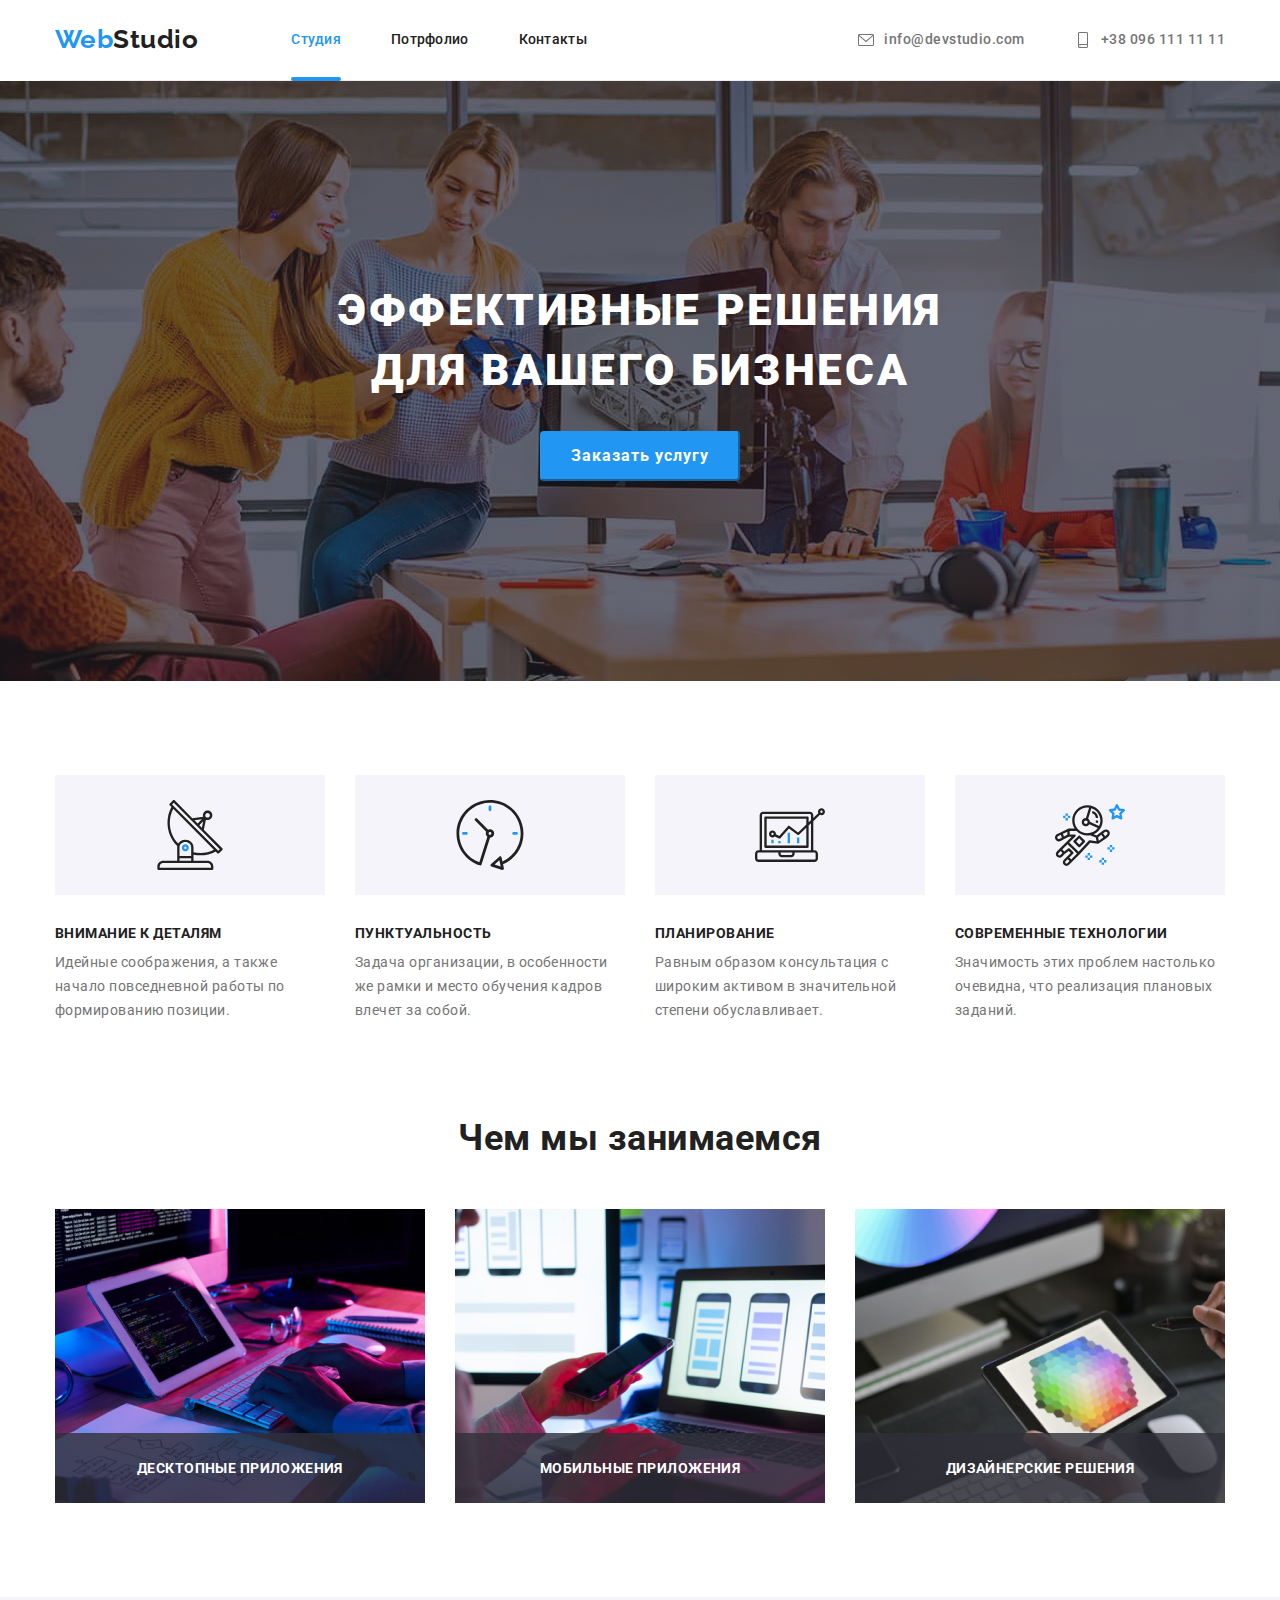
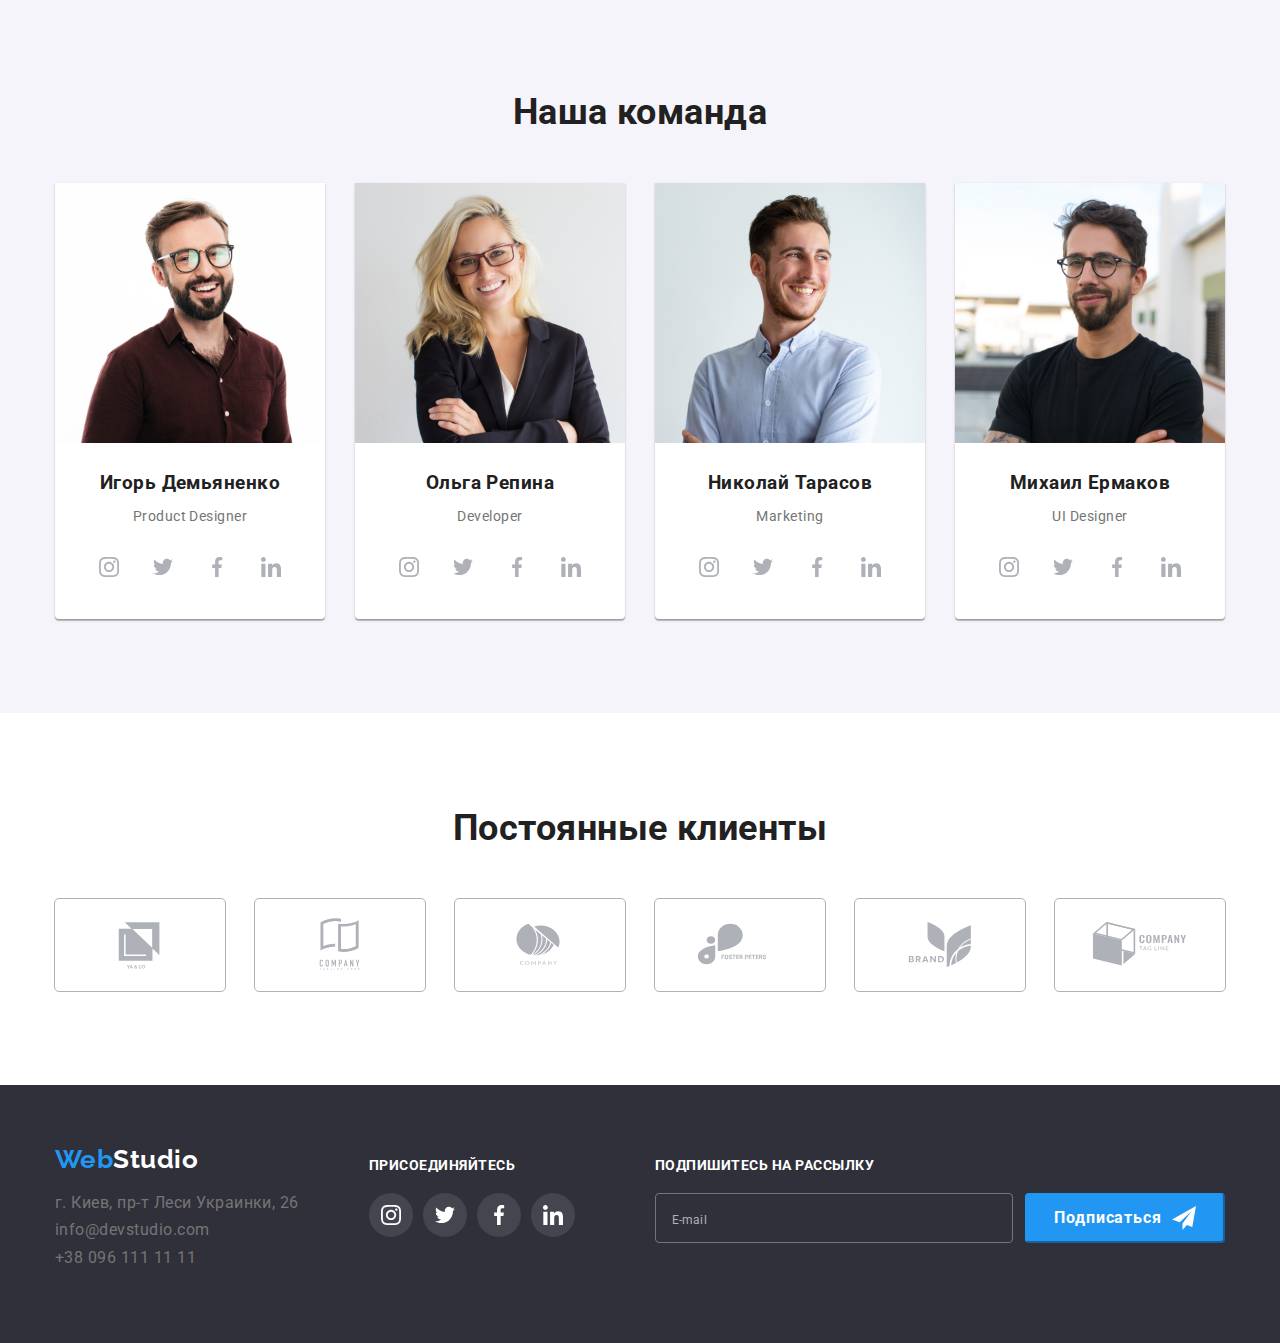
<file: index.html>
<!DOCTYPE html>
<html lang="ru">

<head>
    <meta charset="UTF-8">
    <meta http-equiv="X-UA-Compatible" content="IE=edge">
    <meta name="viewport" content="width=device-width, initial-scale=1.0">
    <link rel="stylesheet"
        href="https://cdnjs.cloudflare.com/ajax/libs/modern-normalize/1.0.0/modern-normalize.min.css" />
    <link rel="stylesheet" href="./css/main.min.css" /
    <link rel="preconnect" href="https://fonts.googleapis.com">
    <link rel="preconnect" href="https://fonts.gstatic.com" crossorigin>
    <link
        href="https://fonts.googleapis.com/css2?family=Raleway:wght@700&family=Roboto:wght@400;500;700;900&display=swap"
        rel="stylesheet">
    <title>WebStudio</title>
</head>

<body>
    <!--Header-->
    <header class="header">
        <div class="header__container">
            <nav class="nav">
                <!--Company Logo-->
                <a href="./index.html" class="logo header__logo"><span class="logo__part">Web</span>Studio</a>

                <!--Menu-->
                <ul class="nav__list">
                    <li class="nav__item"><a href="./index.html" class="nav__link nav__link--current current">Студия</a>
                    </li>
                    <li class="nav__item"><a href="./portfolio.html" class="nav__link">Потрфолио</a></li>
                    <li class="nav__item"><a href="#" class="nav__link">Контакты</a></li>
                </ul>
            </nav>

            <!--Contacts-->
            <ul class="contacts__list">
                <li class="contacts__item email"><a href="mailto:info@devstudio.com" class="contacts__link">
                        <svg class="contacts__icon">
                            <use href="./images/icons.svg#icon-envelope"></use>
                        </svg>info@devstudio.com</a></li>
                <li class="contacts__item tel"><a href="tel:+380961111111" class="contacts__link">
                        <svg class="contacts__icon">
                            <use href="./images/icons.svg#icon-smartphone"></use>
                        </svg>+38 096 111 11 11</a></li>
            </ul>
        </div>
    </header>

    <!--Main content-->
    <main>
        <!--Hero-->
        <section class="hero">
            <h1 class="hero__title">ЭФФЕКТИВНЫЕ РЕШЕНИЯ <br> ДЛЯ ВАШЕГО БИЗНЕСА</h1>
            <button type="button" class="hero__button--primary button--primary" data-modal-open>Заказать услугу</button>
        </section>

        <!--Specifics-->
        <section class="specifics">
            <div class="specifics__container">
                <h2 class="specifics__title">Преимущества</h2>
                <ul class="specifics__list">
                    <li class="specifics__item">
                        <div class="specifics__iconbox">
                            <svg class="icon specifics__icon" width="70" height="70">
                                <use href="./images/icons.svg#icon-antenna1"></use>
                            </svg>
                        </div>
                        <h3>Внимание к деталям</h3>
                        <p>Идейные соображения, а также начало повседневной работы по формированию позиции.</p>
                    </li>
                    <li class="specifics__item">
                        <div class="specifics__iconbox">
                            <svg class="specifics__icon" width="70" height="70">
                                <use href="./images/icons.svg#icon-clock1"></use>
                            </svg>
                        </div>
                        <h3>Пунктуальность</h3>
                        <p>Задача организации, в особенности же рамки и место обучения кадров влечет за собой.</p>
                    </li>
                    <li class="specifics__item">
                        <div class="specifics__iconbox">
                            <svg class="specifics__icon" width="70" height="70">
                                <use href="./images/icons.svg#icon-diagram1"></use>
                            </svg>
                        </div>
                        <h3>Планирование</h3>
                        <p>Равным образом консультация с широким активом в значительной степени обуславливает.</p>
                    </li>
                    <li class="specifics__item">
                        <div class="specifics__iconbox">
                            <svg class="specifics__icon" width="70" height="70">
                                <use href="./images/icons.svg#icon-astronaut1"></use>
                            </svg>
                        </div>
                        <h3>Современные технологии</h3>
                        <p>Значимость этих проблем настолько очевидна, что реализация плановых заданий.</p>
                    </li>
                </ul>
            </div>
        </section>

        <!--What we do / Work-->
        <section class="work">
            <div class="work__container">
                <h2 class="work__title">Чем мы занимаемся</h2>
                <ul class="work__list">
                    <li class="work__item">
                        <img src="./images/img11.jpg" alt="мобильное приложение" width="370" />
                        <div class="work__overlay">
                            <h3>Десктопные приложения</h3>
                        </div>
                    </li>
                    <li class="work__item">
                        <img src="./images/img12.jpg" alt="мобильное приложение" width="370" />
                        <div class="work__overlay">
                            <h3>Мобильные приложения</h3>
                        </div>
                    </li>
                    <li class="work__item">
                        <img src="./images/img13.jpg" alt="мобильное приложение" width="370" />
                        <div class="work__overlay">
                            <h3>Дизайнерские решения</h3>
                        </div>
                    </li>
                </ul>
            </div>
        </section>

        <!--Our team-->
        <section class="team">
            <div class="team__container">
                <h2 class="team__title">Наша команда</h2>
                <ul class="team__list">
                    <li class="team__item">
                        <img src="./images/img21.jpg" alt="фото мужчины" width="270" />
                        <div class="team__text">
                            <h3>Игорь Демьяненко</h3>
                            <p>Product Designer</p>
                            <ul class="team-sm sm">
                                <li class="team-sm__item sm__item">
                                    <a href="" class="team-sm__link sm__link">
                                        <svg class="team-sm__icon sm__icon" width="20" height="20">
                                            <use href="./images/icons.svg#icon-instagram"></use>
                                        </svg>
                                    </a>
                                </li>
                                <li class="team-sm__item sm__item">
                                    <a href="" class="team-sm__link sm__link">
                                        <svg class="team-sm__icon sm__icon" width="20" height="20">
                                            <use href="./images/icons.svg#icon-twitter"></use>
                                        </svg>
                                    </a>
                                </li>
                                <li class="team-sm__item sm__item">
                                    <a href="" class="team-sm__link sm__link">
                                        <svg class="team-sm__icon sm__icon" width="20" height="20">
                                            <use href="./images/icons.svg#icon-facebook"></use>
                                        </svg>
                                    </a>
                                </li>
                                <li class="team-sm__item sm__item">
                                    <a href="" class="team-sm__link sm__link">
                                        <svg class="team-sm__icon sm__icon" width="20" height="20">
                                            <use href="./images/icons.svg#icon-linkedin"></use>
                                        </svg>
                                    </a>
                                </li>
                            </ul>

                        </div>
                    </li>
                    <li class="team__item">
                        <img src="./images/img22.jpg" alt="фото женщины" width="270" />
                        <div class="text">
                            <h3>Ольга Репина</h3>
                            <p>Developer</p>
                            <ul class="team-sm sm">
                                <li class="team-sm__item sm__item">
                                    <a href="" class="team-sm__link sm__link">
                                        <svg class="team-sm__icon sm__icon" width="20" height="20">
                                            <use href="./images/icons.svg#icon-instagram"></use>
                                        </svg>
                                    </a>
                                </li>
                                <li class="team-sm__item sm__item">
                                    <a href="" class="team-sm__link sm__link">
                                        <svg class="team-sm__icon sm__icon" width="20" height="20">
                                            <use href="./images/icons.svg#icon-twitter"></use>
                                        </svg>
                                    </a>
                                </li>
                                <li class="team-sm__item sm__item">
                                    <a href="" class="team-sm__link sm__link">
                                        <svg class="team-sm__icon sm__icon" width="20" height="20">
                                            <use href="./images/icons.svg#icon-facebook"></use>
                                        </svg>
                                    </a>
                                </li>
                                <li class="team-sm__item sm__item">
                                    <a href="" class="team-sm__link sm__link">
                                        <svg class="team-sm__icon sm__icon" width="20" height="20">
                                            <use href="./images/icons.svg#icon-linkedin"></use>
                                        </svg>
                                    </a>
                                </li>
                            </ul>
                        </div>
                    </li>
                    <li class="team__item">
                        <img src="./images/img23.jpg" alt="фото мужчины" width="270" />
                        <div class="text">
                            <h3>Николай Тарасов</h3>
                            <p>Marketing</p>
                            <ul class="team-sm sm">
                                <li class="team-sm__item sm__item">
                                    <a href="" class="team-sm__link sm__link">
                                        <svg class="team-sm__icon sm__icon" width="20" height="20">
                                            <use href="./images/icons.svg#icon-instagram"></use>
                                        </svg>
                                    </a>
                                </li>
                                <li class="team-sm__item sm__item">
                                    <a href="" class="team-sm__link sm__link link">
                                        <svg class="team-sm__icon sm__icon" width="20" height="20">
                                            <use href="./images/icons.svg#icon-twitter"></use>
                                        </svg>
                                    </a>
                                </li>
                                <li class="team-sm__item sm__item">
                                    <a href="" class="team-sm__link sm__link">
                                        <svg class="team-sm__icon sm__icon" width="20" height="20">
                                            <use href="./images/icons.svg#icon-facebook"></use>
                                        </svg>
                                    </a>
                                </li>
                                <li class="team-sm__item sm__item">
                                    <a href="" class="team-sm__link sm__link">
                                        <svg class="team-sm__icon sm__icon" width="20" height="20">
                                            <use href="./images/icons.svg#icon-linkedin"></use>
                                        </svg>
                                    </a>
                                </li>
                            </ul>
                        </div>
                    </li>
                    <li class="team__item">
                        <img src="./images/img24.jpg" alt="фото мужчины" width="270" />
                        <div class="text">
                            <h3>Михаил Ермаков</h3>
                            <p>UI Designer</p>
                            <ul class="team-sm sm">
                                <li class="team-sm__item sm__item">
                                    <a href="" class="team-sm__link sm__link">
                                        <svg class="team-sm__icon sm__icon" width="20" height="20">
                                            <use href="./images/icons.svg#icon-instagram"></use>
                                        </svg>
                                    </a>
                                </li>
                                <li class="team-sm__item sm__item">
                                    <a href="" class="team-sm__link sm__link">
                                        <svg class="team-sm__icon sm__icon" width="20" height="20">
                                            <use href="./images/icons.svg#icon-twitter"></use>
                                        </svg>
                                    </a>
                                </li>
                                <li class="team-sm__item sm__item">
                                    <a href="" class="team-sm__link sm__link">
                                        <svg class="team-sm__icon sm__icon" width="20" height="20">
                                            <use href="./images/icons.svg#icon-facebook"></use>
                                        </svg>
                                    </a>
                                </li>
                                <li class="team-sm__item sm__item">
                                    <a href="" class="team-sm__link sm__link">
                                        <svg class="team-sm__icon sm__icon" width="20" height="20">
                                            <use href="./images/icons.svg#icon-linkedin"></use>
                                        </svg>
                                    </a>
                                </li>
                            </ul>
                        </div>
                    </li>
                </ul>
            </div>
        </section>

        <!--Постоянные клиенты-->
        <section class="clients">
            <div class="clients__container">
                <h2 class="clients__title">Постоянные клиенты</h2>
                <ul class="clients__list">
                    <li class="clients__item">
                        <a href="" class="clients__link">
                            <svg class="clients__icon" width="106" height="60">
                                <use href="./images/icons.svg#icon-logo-cl1"></use>
                            </svg>
                        </a>
                    </li>
                    <li class="clients__item">
                        <a href="" class="clients__link">
                            <svg class="clients__icon" width="106" height="60">
                                <use href="./images/icons.svg#icon-logo-cl2"></use>
                            </svg></a>
                    </li>
                    <li class="clients__item">
                        <a href="" class="clients__link">
                            <svg class="clients__icon" width="106" height="60">
                                <use href="./images/icons.svg#icon-logo-cl3"></use>
                            </svg>
                        </a>
                    </li>
                    <li class="clients__item">
                        <a href="" class="clients__link">
                            <svg class="clients__icon" width="106" height="60">
                                <use href="./images/icons.svg#icon-logo-cl4"></use>
                            </svg>
                        </a>
                    </li>
                    <li class="clients__item">
                        <a href="" class="clients__link">
                            <svg class="clients__icon" width="106" height="60">
                                <use href="./images/icons.svg#icon-logo-cl5"></use>
                            </svg>
                        </a>
                    </li>
                    <li class="clients__item">
                        <a href="" class="clients__link">
                            <svg class="clients__icon" width="106" height="60">
                                <use href="./images/icons.svg#icon-logo-cl6"></use>
                            </svg>
                        </a>
                    </li>
                </ul>
            </div>
        </section>
    </main>

    <!--Footer-->
    <footer class="footer">
        <div class="footer__container">
            <!--Company logo-->
            <div class="contacts-ft">
                <a href="./index.html" class="footer__logo"><span class="logo__part">Web</span>Studio</a>

                <!--Contacts-->
                <address class="address">
                    <ul class="address__list">
                        <li class="address__item "><a href="" class="address__link">г. Киев, пр-т Леси Украинки, 26</a>
                        </li>
                        <li class="address__item"><a href="mailto:info@devstudio.com"
                                class="address__link">info@devstudio.com</a></li>
                        <li class="address__item"><a href="tel:+380961111111" class="address__link">+38 096 111 11
                                11</a></li>
                    </ul>
                </address>
            </div>

            <!--Social media-->
            <div class="footer-sm">
                <h3> ПРИСОЕДИНЯЙТЕСЬ</h3>
                <ul class="sm">
                    <li class="footer-sm__item sm__item">
                        <a href="" class="footer-sm__link sm__link">
                            <svg class="footer-sm__icon sm__icon" width="20" height="20">
                                <use href="./images/icons.svg#icon-instagram"></use>
                            </svg>
                        </a>
                    </li>
                    <li class="footer-sm__item sm__item">
                        <a href="" class="footer-sm__link sm__link">
                            <svg class="footer-sm__icon sm__icon" width="20" height="20">
                                <use href="./images/icons.svg#icon-twitter"></use>
                            </svg>
                        </a>
                    </li>
                    <li class="footer-sm__item sm__item">
                        <a href="" class="footer-sm__link sm__link">
                            <svg class="footer-sm__icon sm__icon" width="20" height="20">
                                <use href="./images/icons.svg#icon-facebook"></use>
                            </svg>
                        </a>
                    </li>
                    <li class="footer-sm__item sm__item">
                        <a href="" class="footer-sm__link sm__link">
                            <svg class="footer-sm__icon sm__icon" width="20" height="20">
                                <use href="./images/icons.svg#icon-linkedin"></use>
                            </svg>
                        </a>
                    </li>
                </ul>
            </div>

            <div class="subscribe">
                <h3>ПОДПИШИТЕСЬ НА РАССЫЛКУ</h3>
                <form action="modal-form">
                    <div class="subscribe__input-wrap input-wrap">
                        <label for="user-email" class="modal-label"></label>
                        <input type="email" class="modal__input" name="user-email" id="user-email" placeholder="E-mail">
                        <button type="subbmit" class="button--primary">Подписаться
                            <svg class="subscribe__icon" width="24" height="24">
                                <use href="./images/icons.svg#icon-send"></use>
                            </svg>
                        </button>
                    </div>
                </form>
            </div>
        </div>

    </footer>

    <!-- Modal window -->
    <div class="backdrop is-hidden" data-modal>
        <div class="modal">
            <button type="button" class="button--close" data-modal-close>
                <svg class="icon" width="18" height="18">
                    <use href="./images/icons.svg#icon-close"></use>
                </svg>
            </button>
            <p class="modal__title">Оставьте свои данные, мы вам перезвоним</p>
            <form class="modal__form">
                <div class="modal__field">
                    <label for="user-name" class="modal__label">Имя</label>
                    <div class="input-wrap">
                        <input type="text" class="modal__input" name="user-name" id="user-name">
                        <svg class="modal__icon" width="18" height="18">
                            <use href="./images/icons.svg#icon-person-black"></use>
                        </svg>
                    </div>
                </div>
                <div class="modal__field">
                    <label for="user-tel" class="modal__label">Телефон</label>
                    <div class="input-wrap">
                        <input type="tel" class="modal__input" name="user-tel" id="user-tel">
                        <svg class="modal__icon" width="18" height="18">
                            <use href="./images/icons.svg#icon-phone-black"></use>
                        </svg>
                    </div>
                </div>
                <div class="modal__field">
                    <label for="user-email" class="modal__label">Почта</label>
                    <div class="input-wrap">
                        <input type="email" class="modal__input" name="user-email" id="user-email">
                        <svg class="modal__icon" width="18" height="18">
                            <use href="./images/icons.svg#icon-email-black"></use>
                        </svg>
                    </div>
                </div>
                <div class="modal__field">
                    <label for="user-comment" class="modal__label">Комментарий</label>
                    <br>
                    <textarea name="user-comment" id="user-comment" class="modal__comment"
                        placeholder="Введите текст"></textarea>
                </div>

                <div class="modal__field-check">
                    <input type="checkbox" name="user-agreement" id="user-agreement" value="user-agreement"
                        class="modal__check" />
                    <label for="user-agreement" class="check-text">Соглашаюсь с рассылкой и принимаю <a href=""
                            class="check-test__link">Условия договора</a></label>
                </div>

                <button type="submit" class="button--primary">Отправить</button>
            </form>
        </div>
    </div>

    <script src="./js/modal.js"></script>

</body>

</html>
</file>
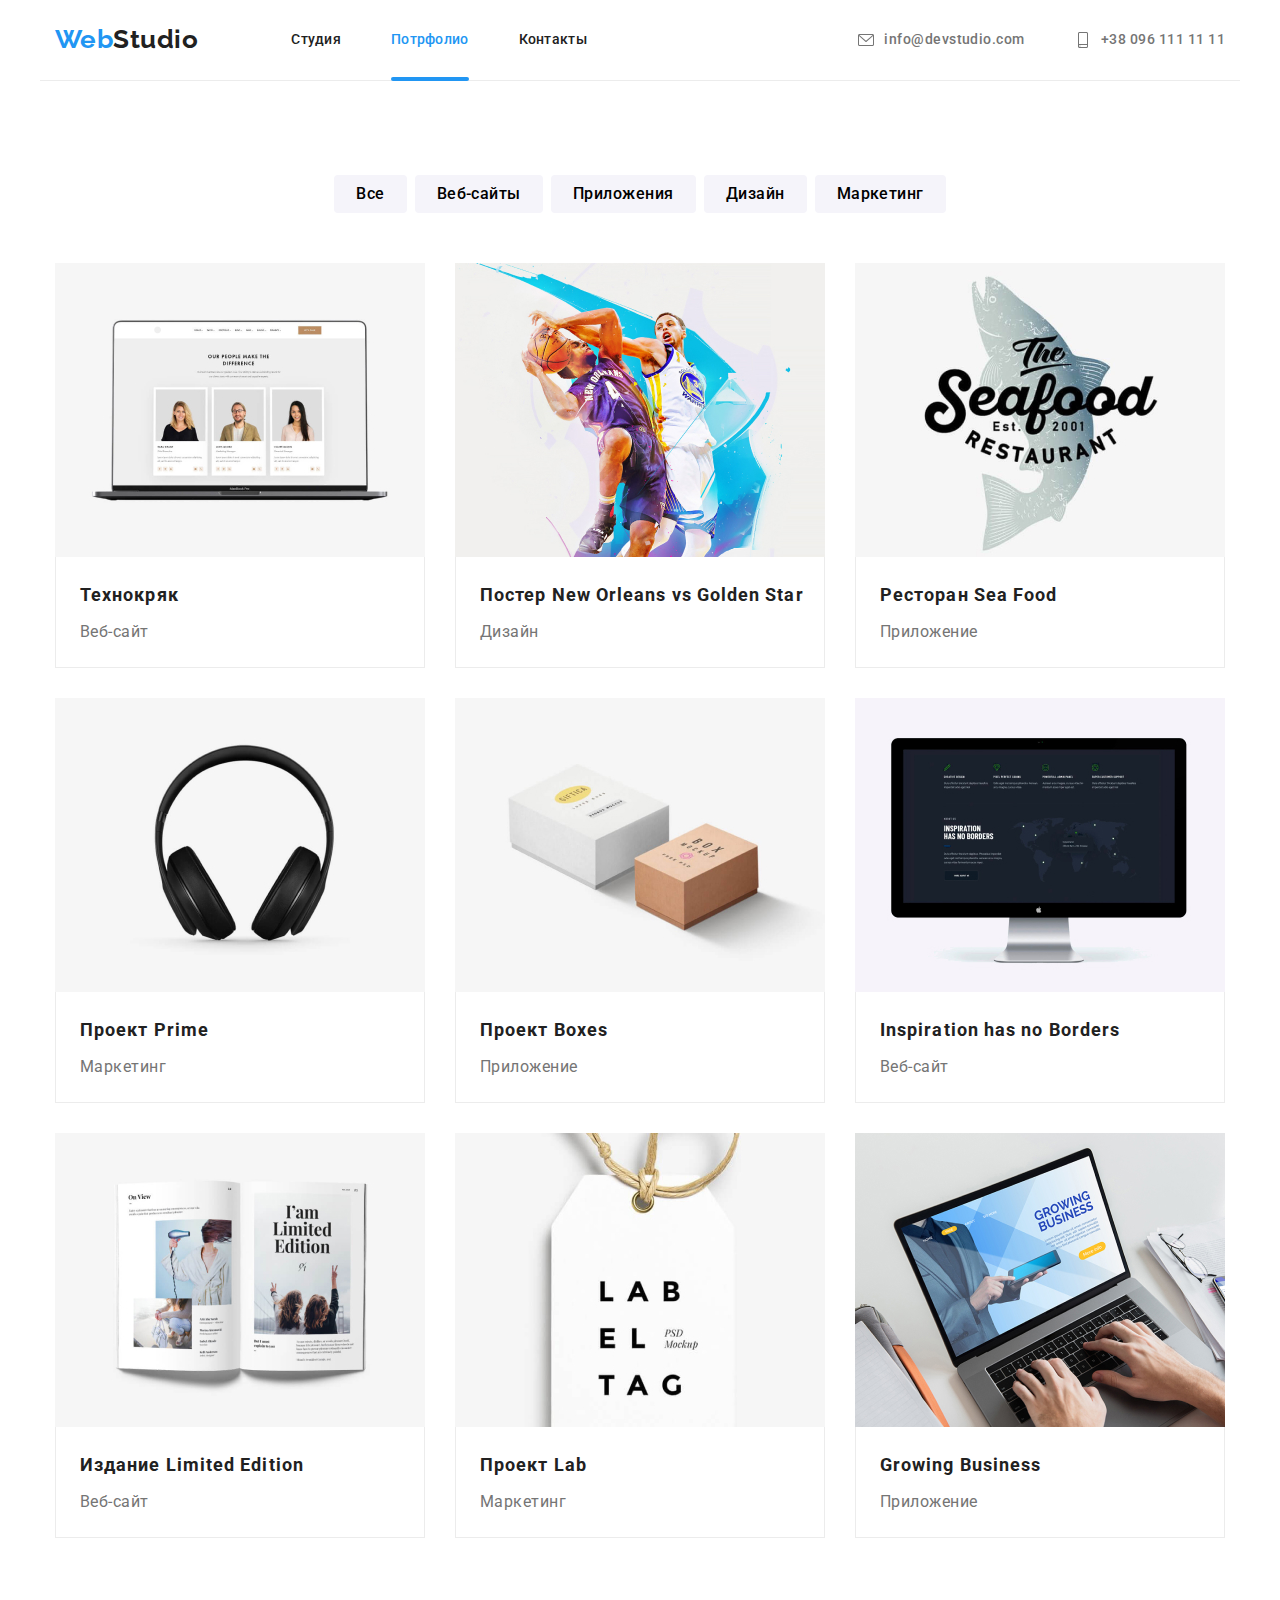
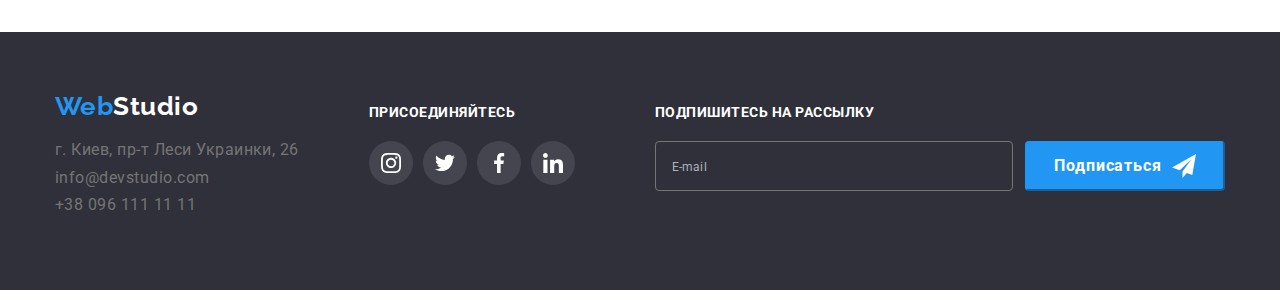
<file: portfolio.html>
<!DOCTYPE html>
<html lang="ru">

<head>
    <meta charset="UTF-8">
    <meta http-equiv="X-UA-Compatible" content="IE=edge">
    <meta name="viewport" content="width=device-width, initial-scale=1.0">
    <link rel="stylesheet"
        href="https://cdnjs.cloudflare.com/ajax/libs/modern-normalize/1.0.0/modern-normalize.min.css" />
    <link rel="stylesheet" href="./css/main.min.css" /
    <link rel="preconnect" href="https://fonts.googleapis.com">
    <link rel="preconnect" href="https://fonts.gstatic.com" crossorigin>
    <link
        href="https://fonts.googleapis.com/css2?family=Raleway:wght@700&family=Roboto:wght@400;500;700;900&display=swap"
        rel="stylesheet">
    <title>WebStudio</title>
</head>

<body>
    <!--Header-->
    <header class="header">
        <div class="header__container">
            <nav class="nav">
                <!--Company Logo-->
                <a href="./index.html" class="header__logo"><span class="logo__part">Web</span>Studio</a>

                <!--Menu-->
                <ul class="nav__list">
                    <li class="nav__item"><a href="./index.html" class="nav__link">Студия</a>
                    </li>
                    <li class="nav__item"><a href="./portfolio.html" class="nav__link nav__link--current">Потрфолио</a>
                    </li>
                    <li class="nav__item"><a href="#" class="nav__link">Контакты</a></li>
                </ul>
            </nav>

            <!--Contacts-->
            <ul class="contacts__list">
                <li class="contacts__item email"><a href="mailto:info@devstudio.com" class="contacts__link">
                        <svg class="contacts__icon">
                            <use href="./images/icons.svg#icon-envelope"></use>
                        </svg>info@devstudio.com</a></li>
                <li class="contacts__item tel"><a href="tel:+380961111111" class="contacts__link">
                        <svg class="contacts__icon">
                            <use href="./images/icons.svg#icon-smartphone"></use>
                        </svg>+38 096 111 11 11</a></li>
            </ul>
        </div>
    </header>

    <main>
        <!--Портфолио-->
        <section class="portfolio">
            <div class="portfolio__container">
                <!--Фильтр-->
                <ul class="filter__list">
                    <li class="filter__item item"><button type="button" class="button--secondary">Все</button></li>
                    <li class="filter__item item"><button type="button" class="button--secondary">Веб-сайты</button>
                    </li>
                    <li class="filter__item item"><button type="button" class="button--secondary">Приложения</button>
                    </li>
                    <li class="filter__item item"><button type="button" class="button--secondary">Дизайн</button></li>
                    <li class="filter__item item"><button type="button" class="button--secondary">Маркетинг</button>
                    </li>
                </ul>

                <ul class="portfolio__list">
                    <li class="portfolio__item">
                        <a href="" class="portfolio__link">
                            <div class="portfolio__thumb">
                                <img src="./images/imgprtf1.jpg" alt="открытый ноутбук с карточками команды"
                                    width="370">
                                <div class="portfolio__overlay">
                                    <p>Ресурс предлагает комплексные предложения с разным уровнем функционала и
                                        сервисов. Все это позволит посетителю
                                        получить
                                        исчерпывающие сведения о компании или частном лице.</p>
                                </div>
                            </div>

                            <div class="portfolio__text">
                                <h3>Технокряк</h3>
                                <p>Веб-сайт</p>
                            </div>
                        </a>

                    </li>
                    <li class="portfolio__item">
                        <a href="" class="portfolio__link">
                            <div class="portfolio__thumb">
                                <img src="./images/imgprtf2.jpg" alt="два баскетболиста с мячом" width="370">
                                <div class="portfolio__overlay">
                                    <p>Ресурс предлагает комплексные предложения с разным уровнем функционала и
                                        сервисов. Все это позволит посетителю
                                        получить
                                        исчерпывающие сведения о компании или частном лице.</p>
                                </div>
                            </div>
                            <div class="portfolio__text">
                                <h3>Постер New Orleans vs Golden Star</h3>
                                <p>Дизайн</p>
                            </div>
                        </a>
                    </li>
                    <li class="portfolio__item">
                        <a href="" class="portfolio__link">
                            <div class="portfolio__thumb">
                                <img src="./images/imgprtf3.jpg" alt="лого ресторана Seafood" width="370">
                                <div class="portfolio__overlay">
                                    <p>Ресурс предлагает комплексные предложения с разным уровнем функционала и
                                        сервисов. Все это позволит посетителю
                                        получить
                                        исчерпывающие сведения о компании или частном лице.</p>
                                </div>
                            </div>
                            <div class="portfolio__text">
                                <h3>Ресторан Sea Food</h3>
                                <p>Приложение</p>
                            </div>
                        </a>
                    </li>
                    <li class="portfolio__item">
                        <a href="" class="portfolio__link">
                            <div class="portfolio__thumb">
                                <img src="./images/imgprtf4.jpg" alt="наушники" width="370">
                                <div class="portfolio__overlay">
                                    <p>Ресурс предлагает комплексные предложения с разным уровнем функционала и
                                        сервисов. Все это позволит посетителю
                                        получить
                                        исчерпывающие сведения о компании или частном лице.</p>
                                </div>
                            </div>
                            <div class="portfolio__text">
                                <h3>Проект Prime</h3>
                                <p>Маркетинг</p>
                            </div>
                        </a>
                    </li>
                    <li class="portfolio__item">
                        <a href="" class="portfolio__link">
                            <div class="portfolio__thumb">
                                <img src="./images/imgprtf5.jpg" alt="коробки" width="370">
                                <div class="portfolio__overlay">
                                    <p>Ресурс предлагает комплексные предложения с разным уровнем функционала и
                                        сервисов. Все это позволит посетителю
                                        получить
                                        исчерпывающие сведения о компании или частном лице.</p>
                                </div>
                            </div>
                            <div class="portfolio__text">
                                <h3>Проект Boxes</h3>
                                <p>Приложение</p>
                            </div>
                        </a>
                    </li>
                    <li class="portfolio__item">
                        <a href="" class="portfolio__link">
                            <div class="portfolio__thumb">
                                <img src="./images/imgprtf6.jpg" alt="монитор" width="370">
                                <div class="portfolio__overlay">
                                    <p>Ресурс предлагает комплексные предложения с разным уровнем функционала и
                                        сервисов. Все это позволит посетителю
                                        получить
                                        исчерпывающие сведения о компании или частном лице.</p>
                                </div>
                            </div>
                            <div class="portfolio__text">
                                <h3>Inspiration has no Borders</h3>
                                <p>Веб-сайт</p>
                            </div>
                        </a>
                    </li>
                    <li class="portfolio__item">
                        <a href="" class="portfolio__link">
                            <div class="portfolio__thumb">
                                <img src="./images/imgprtf7.jpg" alt="открытый журнал" width="370">
                                <div class="portfolio__overlay">
                                    <p>Ресурс предлагает комплексные предложения с разным уровнем функционала и
                                        сервисов. Все это позволит посетителю
                                        получить
                                        исчерпывающие сведения о компании или частном лице.</p>
                                </div>
                            </div>
                            <div class="portfolio__text">
                                <h3>Издание Limited Edition</h3>
                                <p>Веб-сайт</p>
                            </div>
                        </a>
                    </li>
                    <li class="portfolio__item">
                        <a href="" class="portfolio__link">
                            <div class="portfolio__thumb">
                                <img src="./images/imgprtf8.jpg" alt="этикетка" width="370">
                                <div class="portfolio__overlay">
                                    <p>Ресурс предлагает комплексные предложения с разным уровнем функционала и
                                        сервисов. Все это позволит посетителю
                                        получить
                                        исчерпывающие сведения о компании или частном лице.</p>
                                </div>
                            </div>
                            <div class="portfolio__text">
                                <h3>Проект Lab</h3>
                                <p>Маркетинг</p>
                            </div>
                        </a>
                    </li>
                    <li class="portfolio__item">
                        <a href="" class="portfolio__link">
                            <div class="portfolio__thumb">
                                <img src="./images/imgprtf9.jpg" alt="ноутбук">
                                <div class="portfolio__overlay">
                                    <p>Ресурс предлагает комплексные предложения с разным уровнем функционала и
                                        сервисов. Все это позволит посетителю
                                        получить
                                        исчерпывающие сведения о компании или частном лице.</p>
                                </div>
                            </div>
                            <div class="portfolio__text">
                                <h3>Growing Business</h3>
                                <p>Приложение</p>
                            </div>
                        </a>
                    </li>
                </ul>
            </div>
        </section>
    </main>

    <!--Footer-->
    <footer class="footer">
        <div class="footer__container">
            <!--Company logo-->
            <div class="contacts-ft">
                <a href="./index.html" class="footer__logo"><span class="logo__part">Web</span>Studio</a>

                <!--Contacts-->
                <address class="address">
                    <ul class="address__list list">
                        <li class="address__item "><a href="" class="address__link">г. Киев, пр-т Леси Украинки, 26</a>
                        </li>
                        <li class="address__item"><a href="mailto:info@devstudio.com"
                                class="address__link">info@devstudio.com</a></li>
                        <li class="address__item"><a href="tel:+380961111111" class="address__link">+38 096 111 11
                                11</a>
                        </li>
                    </ul>
                </address>
            </div>

            <!--Social media-->
            <div class="footer-sm">
                <h3> ПРИСОЕДИНЯЙТЕСЬ</h3>
                <ul class="sm">
                    <li class="footer-sm__item sm__item">
                        <a href="" class="footer-sm__link sm__link">
                            <svg class="footer-sm__icon sm__icon" width="20" height="20">
                                <use href="./images/icons.svg#icon-instagram"></use>
                            </svg>
                        </a>
                    </li>
                    <li class="footer-sm__item sm__item">
                        <a href="" class="footer-sm__link sm__link">
                            <svg class="footer-sm__icon sm__icon" width="20" height="20">
                                <use href="./images/icons.svg#icon-twitter"></use>
                            </svg>
                        </a>
                    </li>
                    <li class="footer-sm__item sm__item">
                        <a href="" class="footer-sm__link sm__link">
                            <svg class="footer-sm__icon sm__icon" width="20" height="20">
                                <use href="./images/icons.svg#icon-facebook"></use>
                            </svg>
                        </a>
                    </li>
                    <li class="footer-sm__item sm__item">
                        <a href="" class="footer-sm__link sm__link">
                            <svg class="footer-sm__icon sm__icon" width="20" height="20">
                                <use href="./images/icons.svg#icon-linkedin"></use>
                            </svg>
                        </a>
                    </li>
                </ul>
            </div>

            <div class="subscribe">
                <h3>ПОДПИШИТЕСЬ НА РАССЫЛКУ</h3>
                <form action="modal-form">
                    <div class="subscribe__input-wrap input-wrap">
                        <label for="user-email" class="modal-label"></label>
                        <input type="email" class="modal__input" name="user-email" id="user-email" placeholder="E-mail">
                        <button type="subbmit" class="button--primary">Подписаться
                            <svg class="subscribe__icon" width="24" height="24">
                                <use href="./images/icons.svg#icon-send"></use>
                            </svg>
                        </button>
                    </div>
                </form>
            </div>
        </div>

    </footer>

</body>

</html>
</file>
